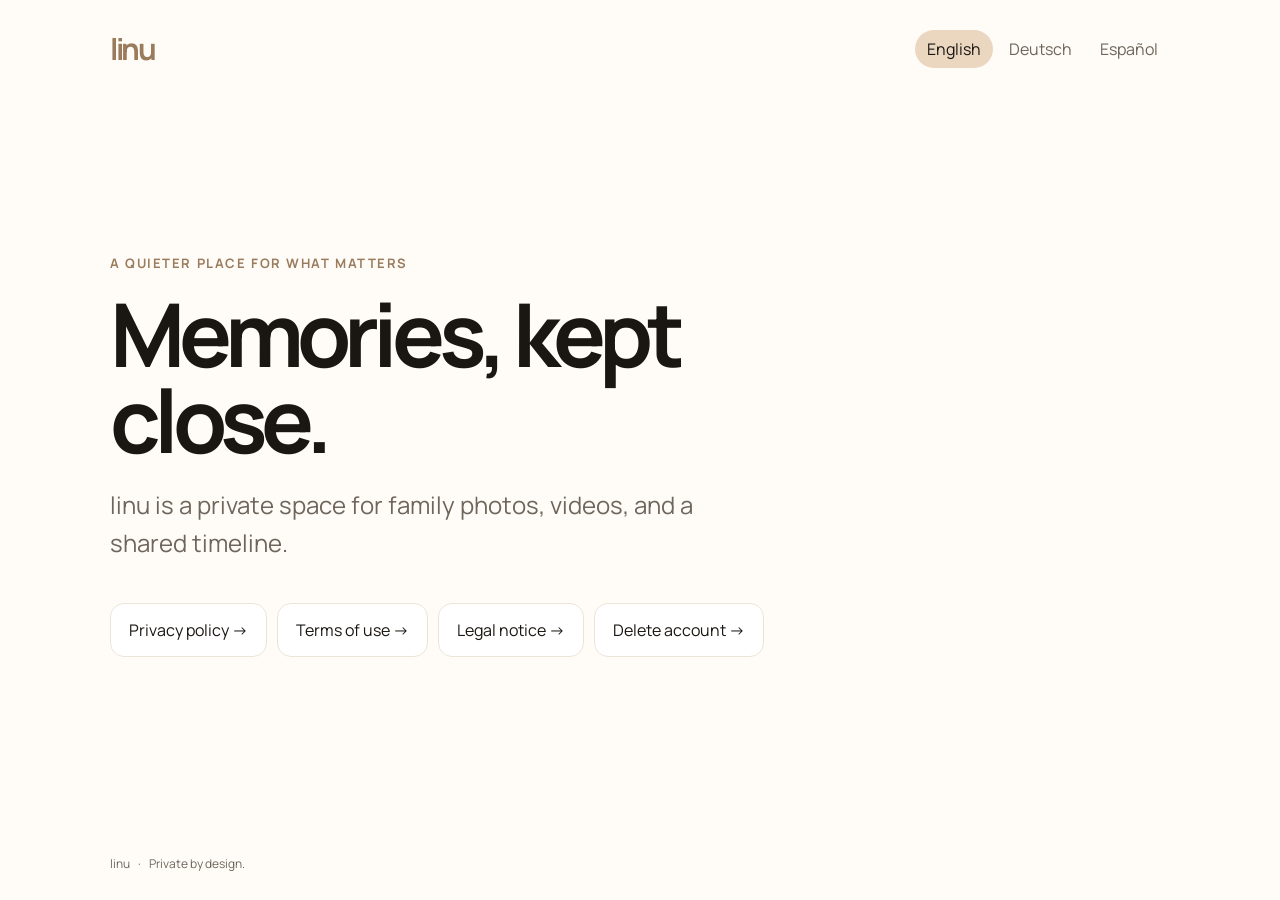
<file: index.html>
<!doctype html>
<html lang="en">
  <head>
    <meta charset="utf-8">
    <meta name="viewport" content="width=device-width, initial-scale=1">
    <meta name="description" content="linu keeps family memories private, calm, and close.">
    <title>linu — memories, kept close</title>
    <link rel="stylesheet" href="css/site.css">
  </head>
  <body data-page="home">
    <main class="shell landing">
      <nav class="nav" aria-label="Main navigation">
        <a class="wordmark" href="index.html">linu</a>
        <div class="language" role="group" aria-label="Language">
          <button data-lang="en">English</button>
          <button data-lang="de">Deutsch</button>
          <button data-lang="es">Español</button>
        </div>
      </nav>
      <section class="hero">
        <p class="eyebrow" data-i18n="home.eyebrow"></p>
        <h1 data-i18n="home.title"></h1>
        <p class="lead" data-i18n="home.lead"></p>
        <div class="cards">
          <a class="card" href="privacy.html" data-i18n="home.privacy"></a>
          <a class="card" href="terms.html" data-i18n="home.terms"></a>
          <a class="card" href="imprint.html" data-i18n="home.imprint"></a>
          <a class="card" href="delete-account.html" data-i18n="home.deleteAccount"></a>
        </div>
      </section>
      <footer class="footer">
        <span>linu</span><span>·</span><span data-i18n="home.footer"></span>
      </footer>
    </main>
    <script src="js/site.js"></script>
  </body>
</html>
</file>
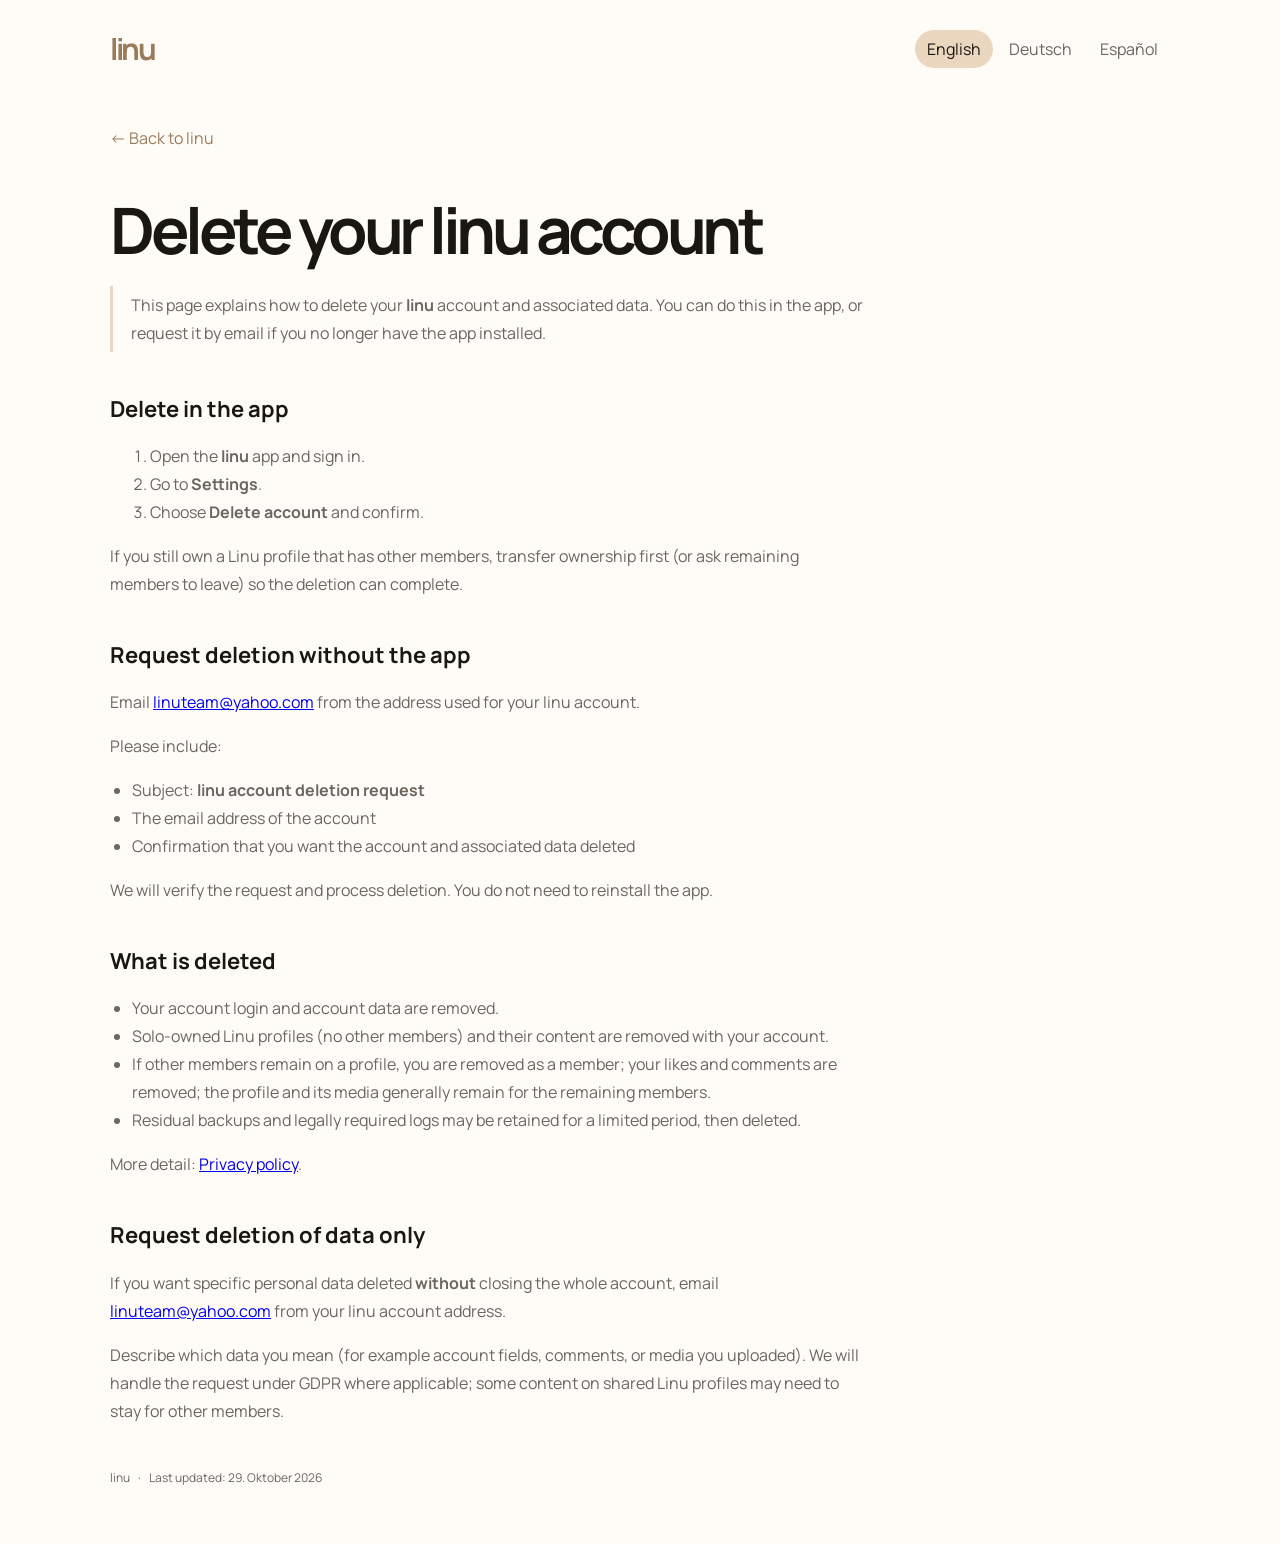
<file: delete-account.html>
<!doctype html>
<html lang="en">
  <head>
    <meta charset="utf-8">
    <meta name="viewport" content="width=device-width, initial-scale=1">
    <meta name="description" content="Request deletion of your linu account and associated data">
    <title>linu — Delete account</title>
    <link rel="stylesheet" href="css/site.css">
  </head>
  <body data-page="deleteAccount">
    <main class="shell document">
      <nav class="nav"><a class="wordmark" href="index.html">linu</a><div class="language"><button data-lang="en">English</button><button data-lang="de">Deutsch</button><button data-lang="es">Español</button></div></nav>
      <a class="back" href="index.html" data-i18n="common.back"></a>
      <article id="content"></article>
      <footer class="footer"><span>linu</span><span>·</span><span data-i18n="common.updated"></span></footer>
    </main>
    <script src="js/site.js"></script>
  </body>
</html>
</file>
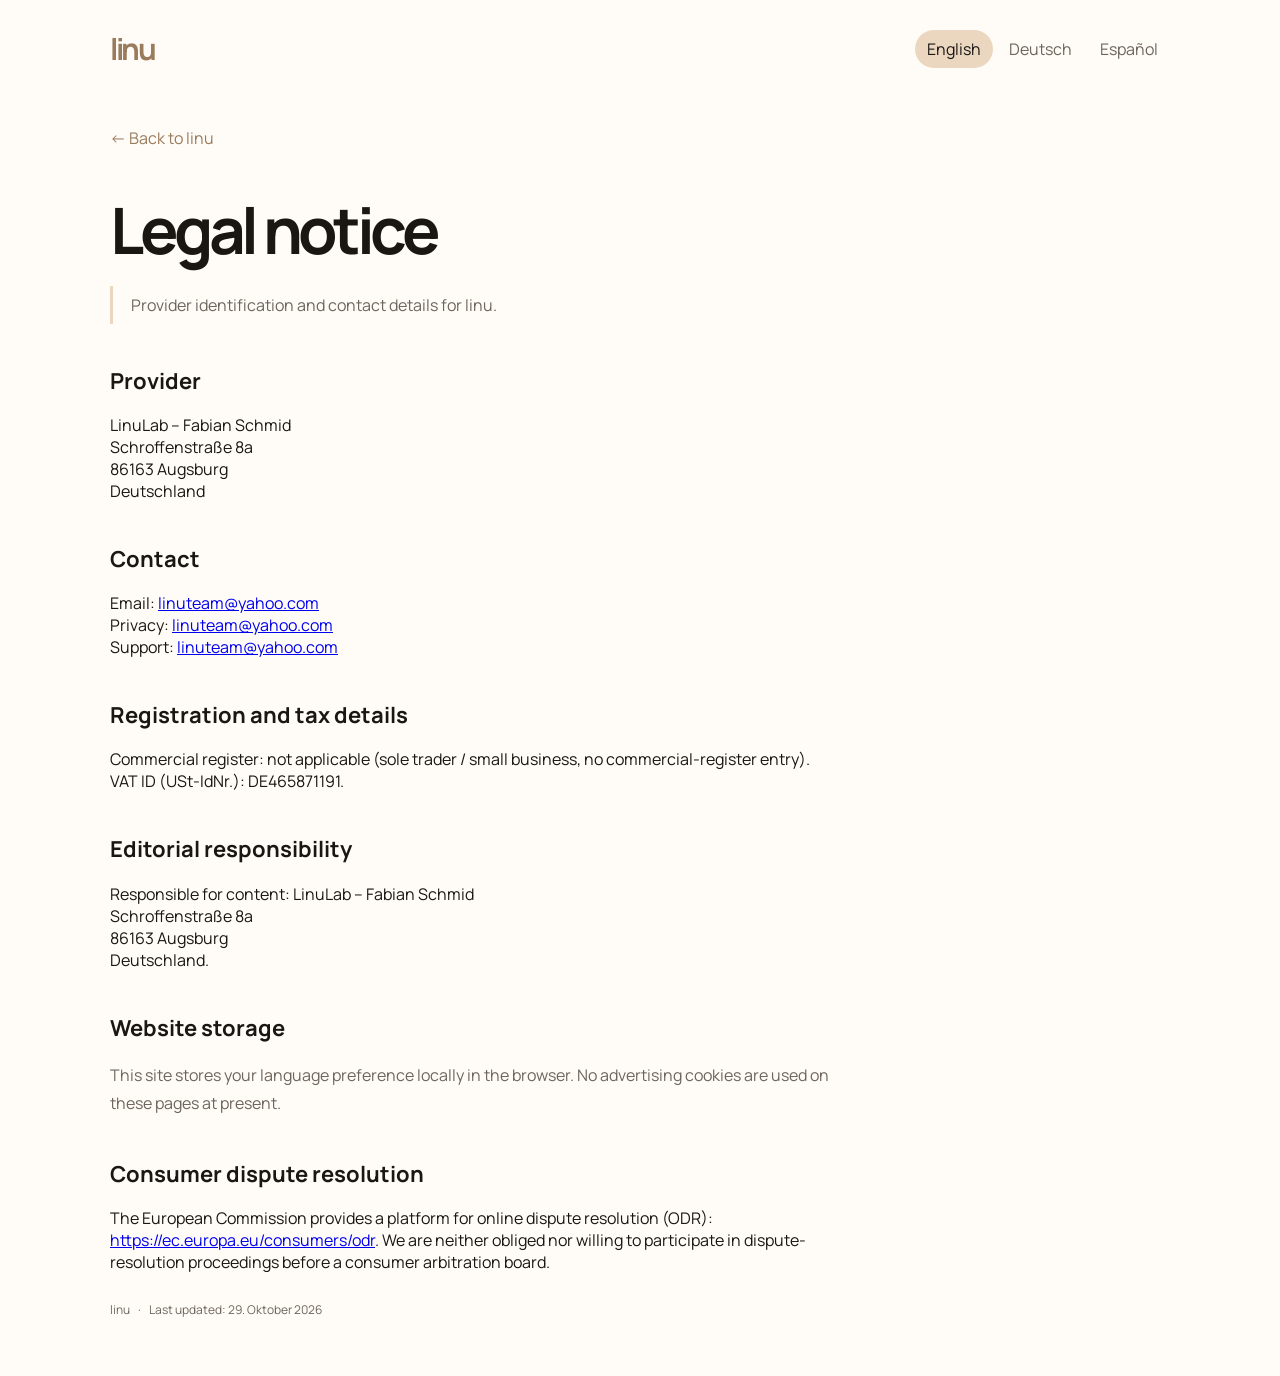
<file: imprint.html>
<!doctype html>
<html lang="en">
  <head>
    <meta charset="utf-8">
    <meta name="viewport" content="width=device-width, initial-scale=1">
    <meta name="description" content="linu legal notice">
    <title>linu — Legal notice</title>
    <link rel="stylesheet" href="css/site.css">
  </head>
  <body data-page="imprint">
    <main class="shell document">
      <nav class="nav"><a class="wordmark" href="index.html">linu</a><div class="language"><button data-lang="en">English</button><button data-lang="de">Deutsch</button><button data-lang="es">Español</button></div></nav>
      <a class="back" href="index.html" data-i18n="common.back"></a>
      <article id="content"></article>
      <footer class="footer"><span>linu</span><span>·</span><span data-i18n="common.updated"></span></footer>
    </main>
    <script src="js/site.js"></script>
  </body>
</html>
</file>
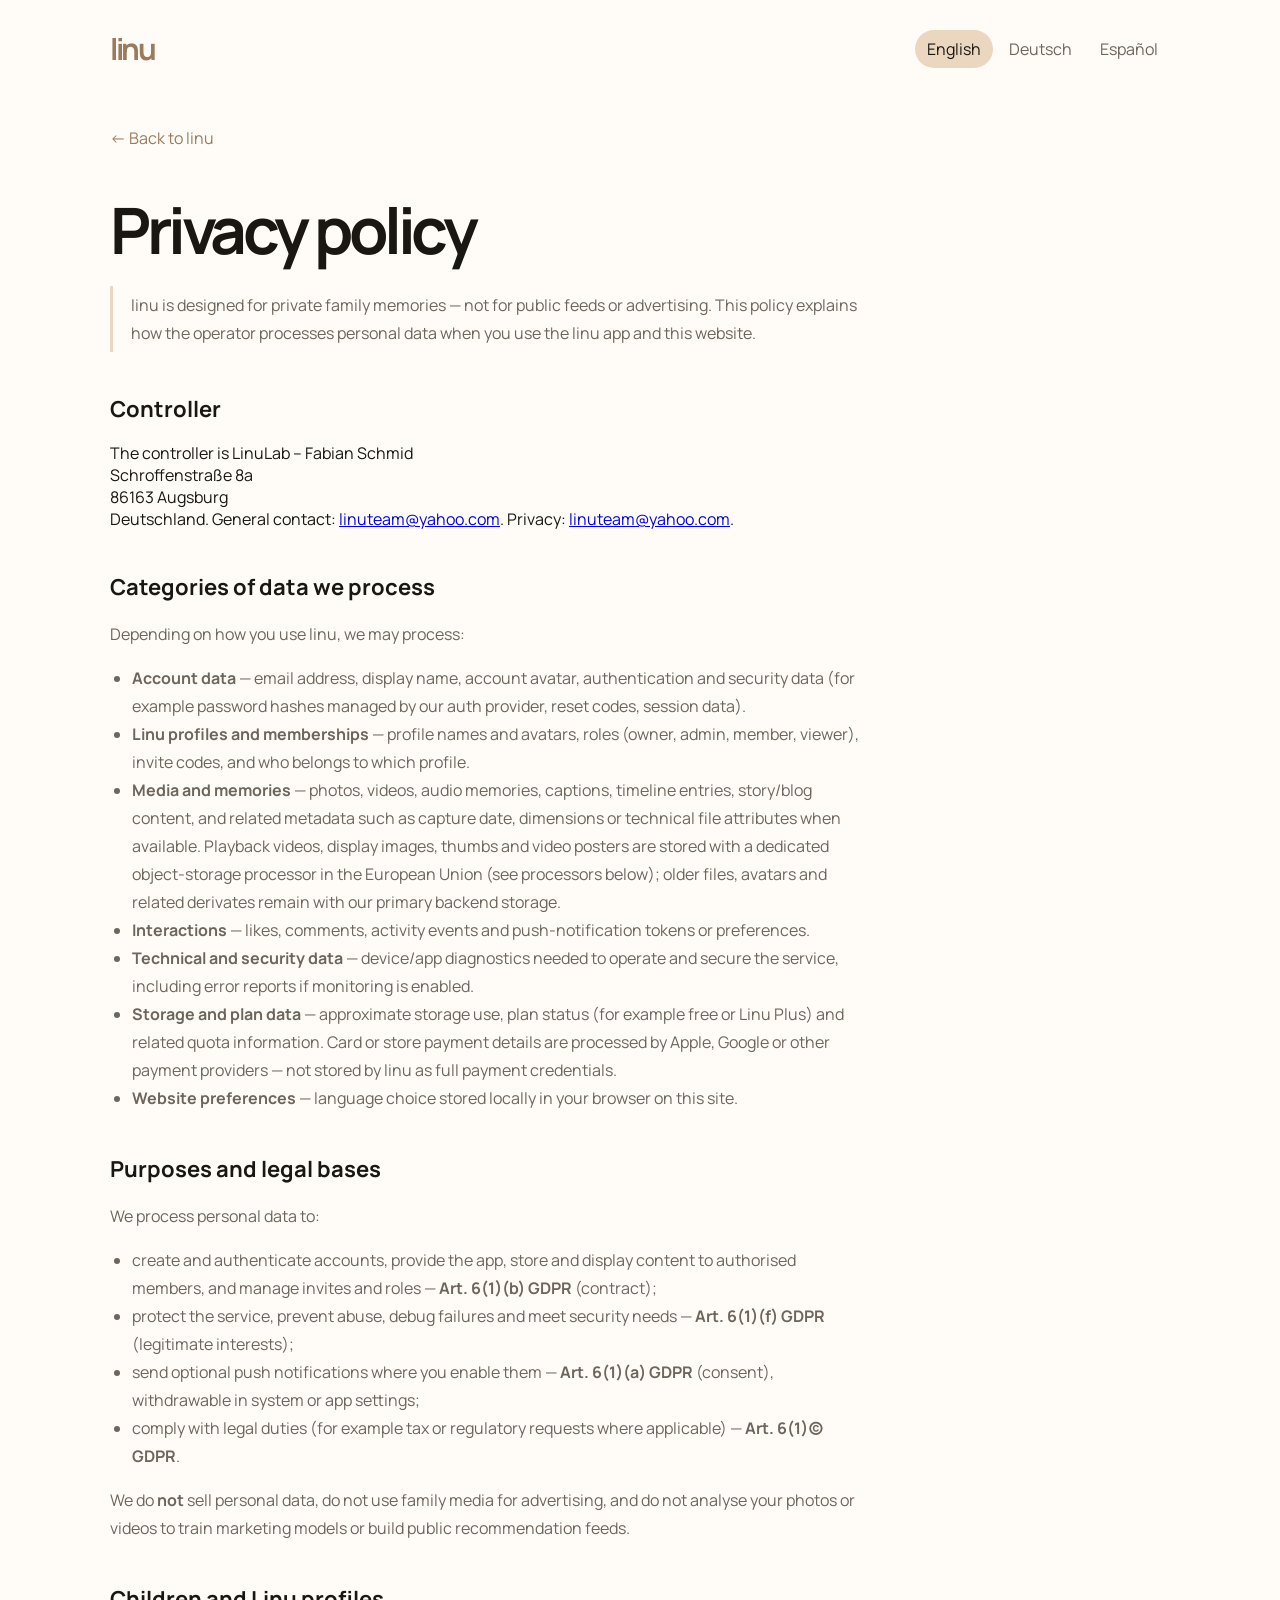
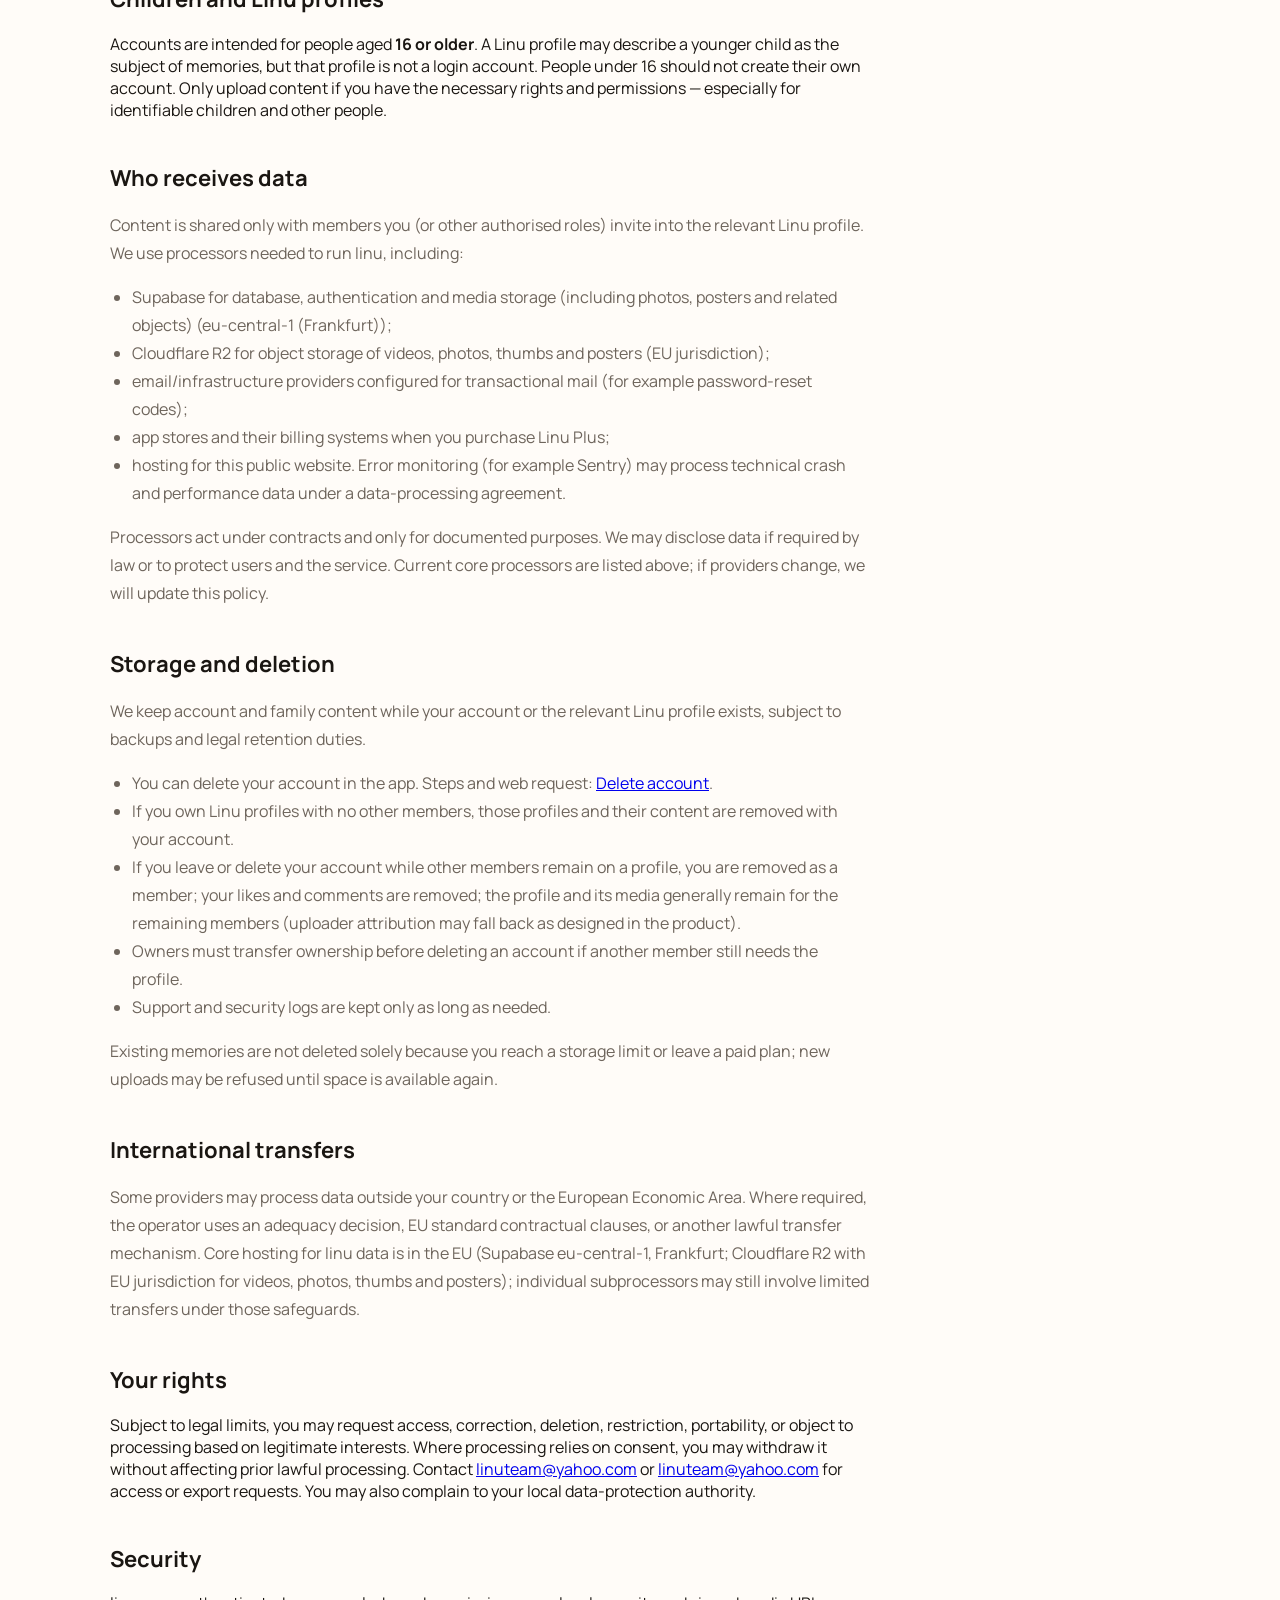
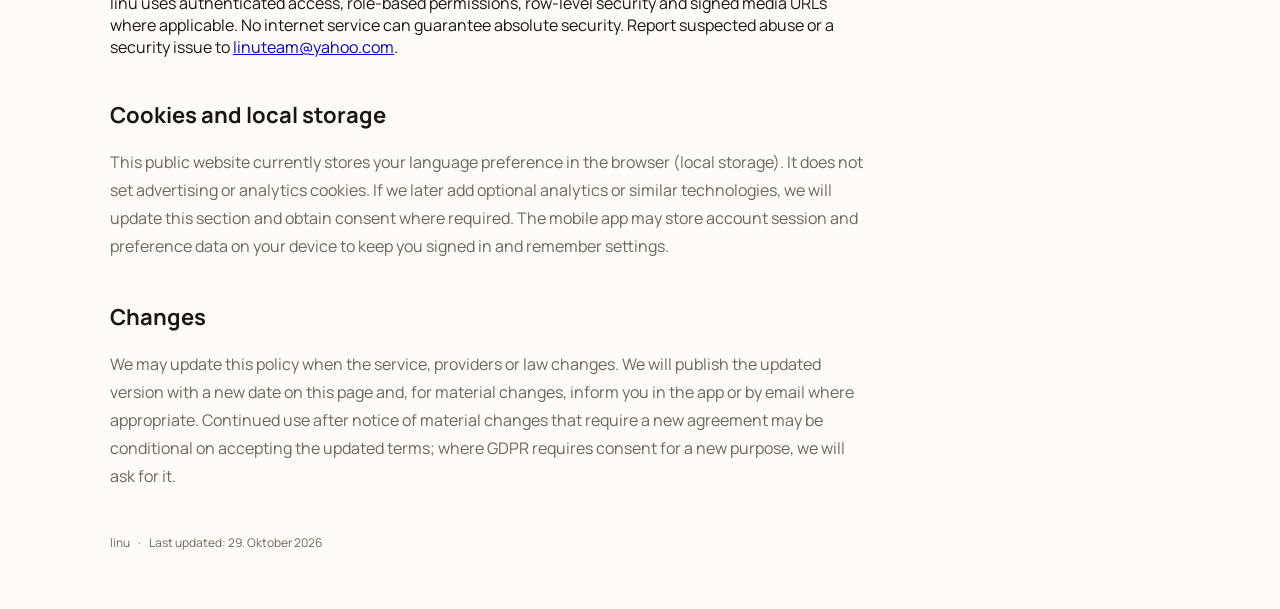
<file: privacy.html>
<!doctype html>
<html lang="en">
  <head>
    <meta charset="utf-8">
    <meta name="viewport" content="width=device-width, initial-scale=1">
    <meta name="description" content="linu privacy policy">
    <title>linu — Privacy policy</title>
    <link rel="stylesheet" href="css/site.css">
  </head>
  <body data-page="privacy">
    <main class="shell document">
      <nav class="nav"><a class="wordmark" href="index.html">linu</a><div class="language"><button data-lang="en">English</button><button data-lang="de">Deutsch</button><button data-lang="es">Español</button></div></nav>
      <a class="back" href="index.html" data-i18n="common.back"></a>
      <article id="content"></article>
      <footer class="footer"><span>linu</span><span>·</span><span data-i18n="common.updated"></span></footer>
    </main>
    <script src="js/site.js"></script>
  </body>
</html>
</file>
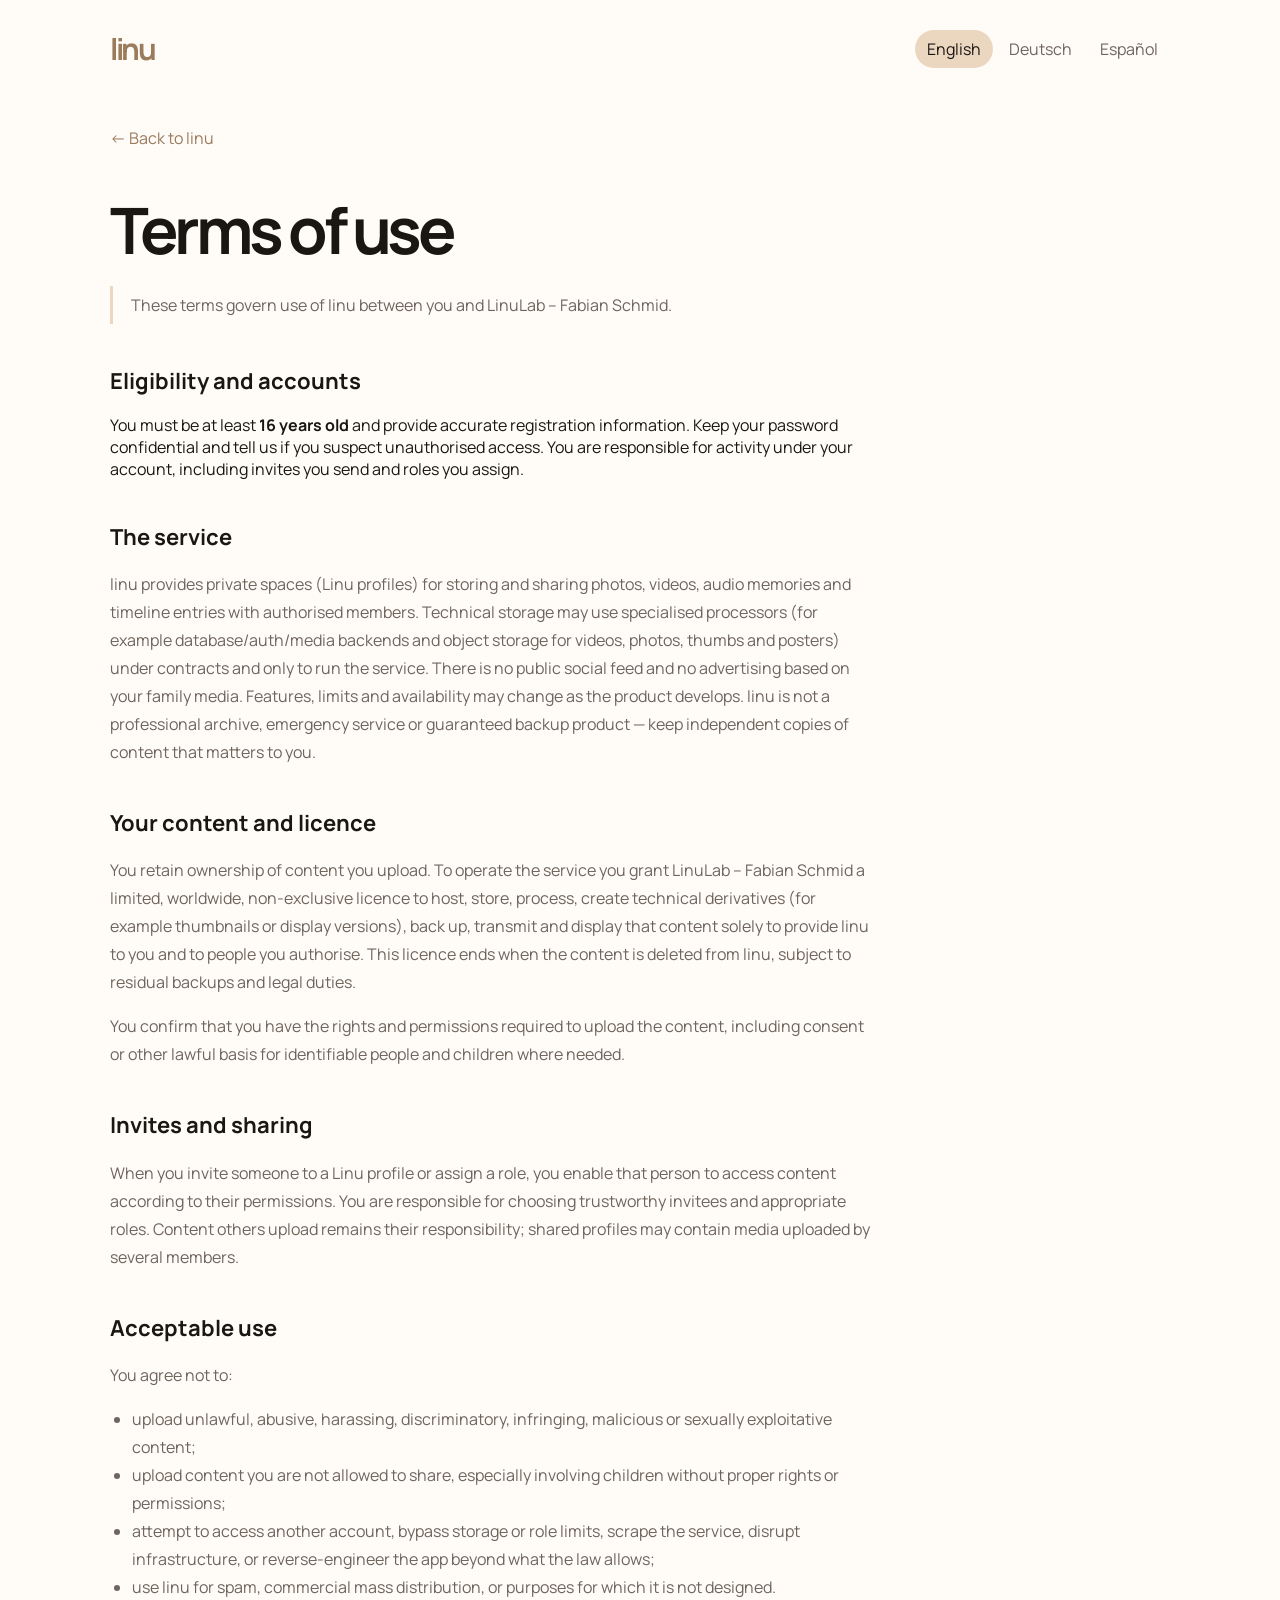
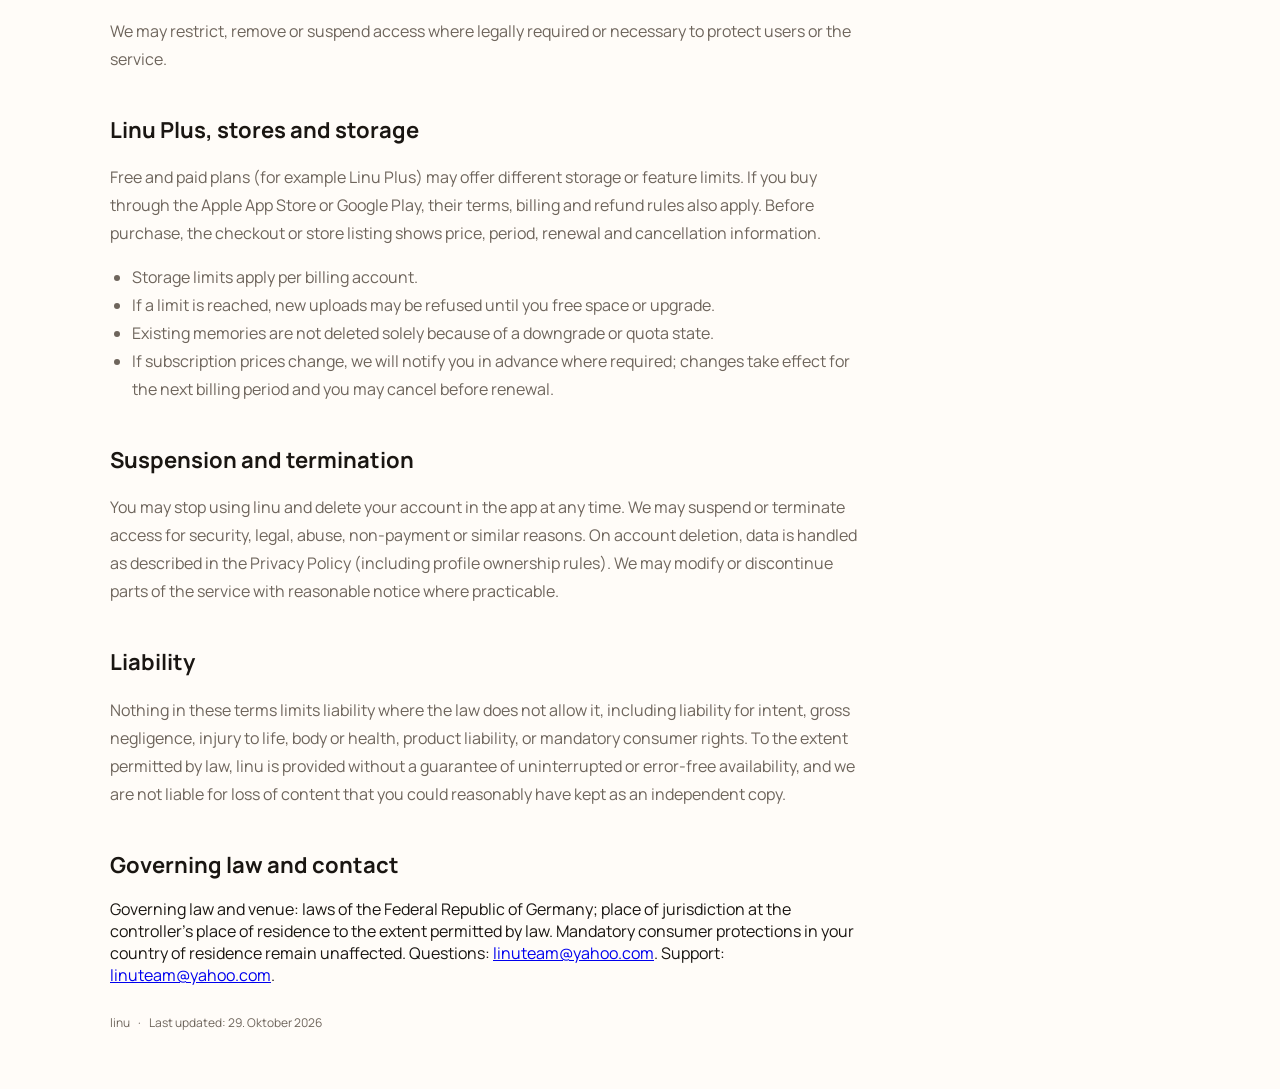
<file: terms.html>
<!doctype html>
<html lang="en">
  <head>
    <meta charset="utf-8">
    <meta name="viewport" content="width=device-width, initial-scale=1">
    <meta name="description" content="linu terms of use">
    <title>linu — Terms</title>
    <link rel="stylesheet" href="css/site.css">
  </head>
  <body data-page="terms">
    <main class="shell document">
      <nav class="nav"><a class="wordmark" href="index.html">linu</a><div class="language"><button data-lang="en">English</button><button data-lang="de">Deutsch</button><button data-lang="es">Español</button></div></nav>
      <a class="back" href="index.html" data-i18n="common.back"></a>
      <article id="content"></article>
      <footer class="footer"><span>linu</span><span>·</span><span data-i18n="common.updated"></span></footer>
    </main>
    <script src="js/site.js"></script>
  </body>
</html>
</file>
<file: css/site.css>
@import url("https://fonts.googleapis.com/css2?family=Manrope:wght@400;500;600;700&display=swap");

:root {
  --bg: #fffcf8;
  --text: #1a1612;
  --muted: #6e655c;
  --border: #ede4d8;
  --beige: #ebd7c0;
  --warm: #9a7b5c;
}

* { box-sizing: border-box; }
body {
  margin: 0;
  color: var(--text);
  background: var(--bg);
  font-family: Manrope, system-ui, sans-serif;
}
.shell { width: min(1060px, calc(100% - 40px)); margin: auto; }
.nav { display: flex; justify-content: space-between; align-items: center; padding: 28px 0; }
.wordmark { color: var(--warm); font-size: 30px; font-weight: 700; letter-spacing: -.08em; text-decoration: none; }
.language { display: flex; gap: 4px; }
button { border: 0; border-radius: 999px; padding: 8px 12px; color: var(--muted); background: transparent; cursor: pointer; font: inherit; }
button:hover, button.active { color: var(--text); background: var(--beige); }
.landing { min-height: 100vh; display: flex; flex-direction: column; }
.hero { max-width: 760px; padding: 16vh 0 18vh; }
.eyebrow { color: var(--warm); font-size: 13px; font-weight: 700; letter-spacing: .12em; text-transform: uppercase; }
h1 { max-width: 700px; margin: 18px 0; font-size: clamp(44px, 8vw, 88px); letter-spacing: -.07em; line-height: .98; }
.lead { max-width: 590px; color: var(--muted); font-size: clamp(18px, 2.4vw, 24px); line-height: 1.55; }
.cards { display: flex; flex-wrap: wrap; gap: 10px; margin-top: 42px; }
.card { border: 1px solid var(--border); border-radius: 14px; padding: 15px 18px; color: var(--text); background: white; text-decoration: none; }
.card:hover { border-color: var(--warm); }
.footer { display: flex; gap: 8px; margin-top: auto; padding: 28px 0; color: var(--muted); font-size: 12px; }
.document { padding-bottom: 30px; }
.back { display: inline-block; margin: 30px 0 50px; color: var(--warm); text-decoration: none; }
article { max-width: 760px; }
article h1 { margin: 0 0 18px; font-size: clamp(38px, 6vw, 64px); }
article h2 { margin-top: 42px; font-size: 22px; }
article p, article li { color: var(--muted); line-height: 1.75; }
article ul { padding-left: 22px; }
.notice { border-left: 3px solid var(--beige); margin: 24px 0; padding: 5px 0 5px 18px; }
@media (max-width: 560px) {
  .shell { width: min(100% - 28px, 1060px); }
  .nav { padding: 20px 0; }
  .language button { padding: 7px 8px; font-size: 12px; }
  .hero { padding: 12vh 0 16vh; }
}
</file>
